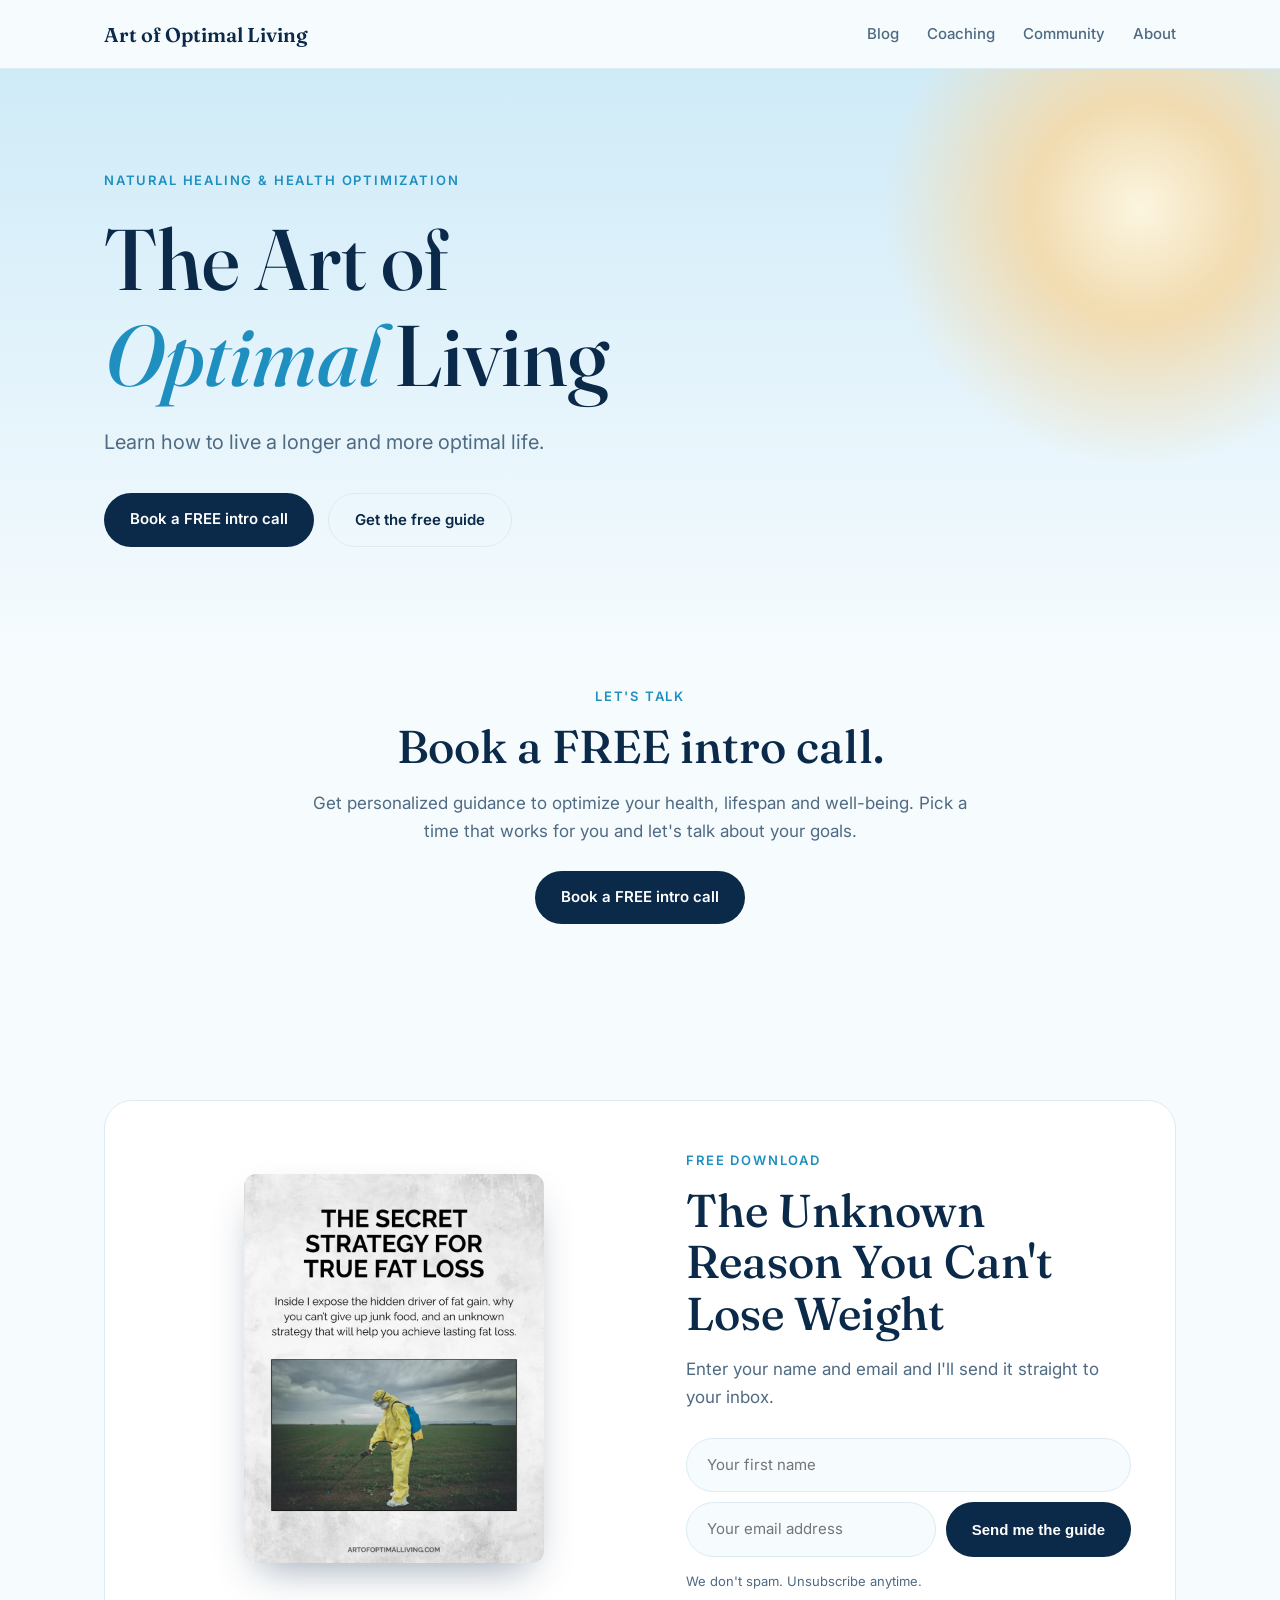
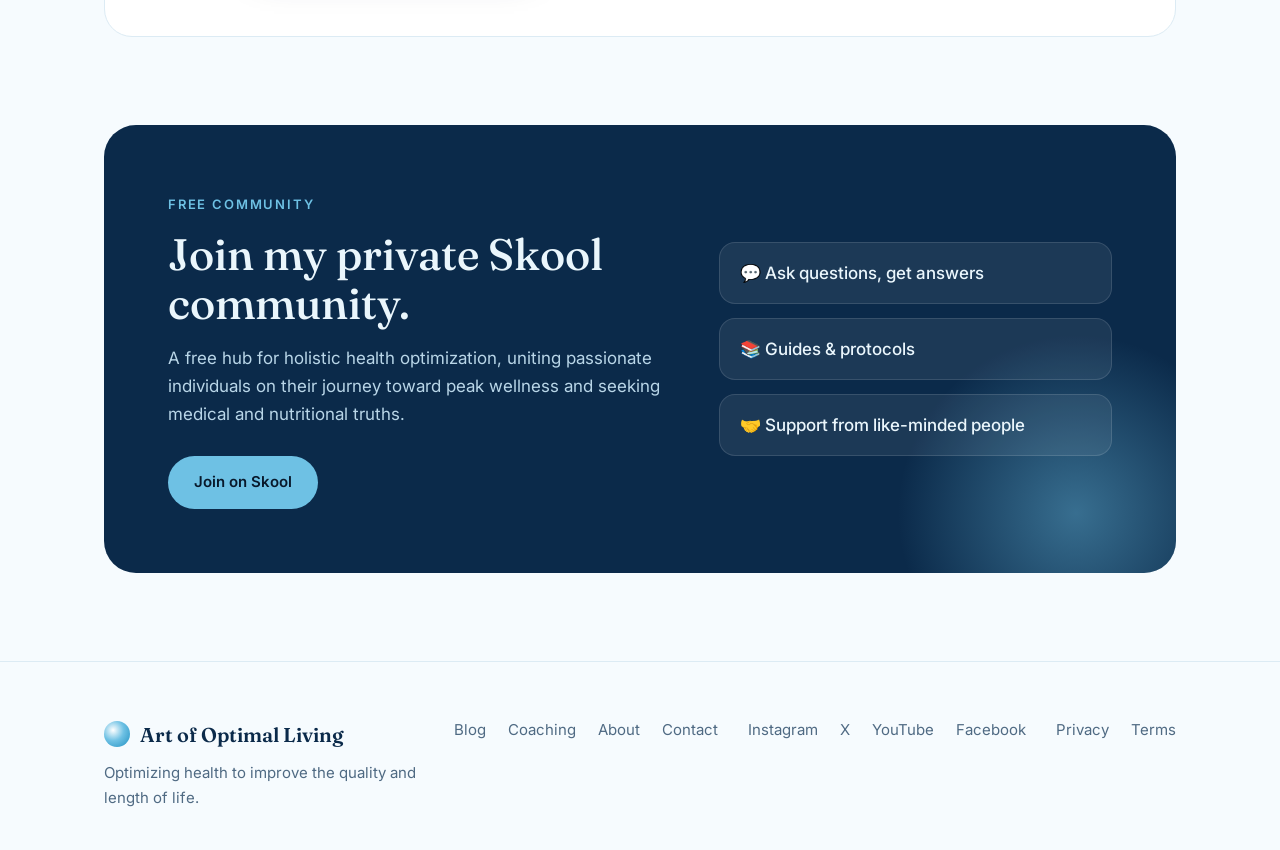
<file: index.html>
<!DOCTYPE html>
<html lang="en">
<head>
<meta charset="utf-8">
<meta name="viewport" content="width=device-width, initial-scale=1, viewport-fit=cover">
<title>The Art of Optimal Living</title>
<meta name="description" content="Learn how to live a longer and more optimal life.">
<meta name="theme-color" content="#F6FBFE" media="(prefers-color-scheme: light)">
<meta name="theme-color" content="#08192B" media="(prefers-color-scheme: dark)">
<link rel="canonical" href="https://artofoptimalliving.com/">
<link rel="icon" href="/favicon.svg" type="image/svg+xml">
<link rel="manifest" href="/site.webmanifest">
<meta property="og:type" content="website">
<meta property="og:site_name" content="The Art of Optimal Living">
<meta property="og:title" content="The Art of Optimal Living">
<meta property="og:description" content="Learn how to live a longer and more optimal life.">
<meta property="og:url" content="https://artofoptimalliving.com/">
<meta property="og:image" content="https://artofoptimalliving.com/images/social-card.webp">
<meta property="og:image:width" content="1200">
<meta property="og:image:height" content="630">
<meta property="og:image:alt" content="The Art of Optimal Living">
<meta name="twitter:card" content="summary_large_image">
<meta name="twitter:title" content="The Art of Optimal Living">
<meta name="twitter:description" content="Learn how to live a longer and more optimal life.">
<meta name="twitter:image" content="https://artofoptimalliving.com/images/social-card.webp">
<link rel="preconnect" href="https://fonts.googleapis.com">
<link rel="preconnect" href="https://fonts.gstatic.com" crossorigin>
<link href="https://fonts.googleapis.com/css2?family=Fraunces:opsz,wght@9..144,500;9..144,600&amp;family=Inter:wght@400;500;600&amp;display=swap" rel="stylesheet">
<script type="application/ld+json">
{
  "@context": "https://schema.org",
  "@type": "WebSite",
  "name": "The Art of Optimal Living",
  "url": "https://artofoptimalliving.com/",
  "description": "Learn how to live a longer and more optimal life."
}
</script>
<style>
:root{
  --bg:#F6FBFE; --surface:#FFFFFF; --ink:#0B2A4A; --muted:#4F6A83; --line:#DCEBF4;
  --sky:#6EC1E4; --sky-deep:#1F8FC0; --navy:#0B2A4A; --sand:#F4D9A8; --on-navy:#EAF6FC;
  --btn-bg:#0B2A4A; --btn-ink:#FFFFFF;
  box-sizing:border-box; padding-top:env(safe-area-inset-top,0px); padding-bottom:env(safe-area-inset-bottom,0px);
}
@media (prefers-color-scheme:dark){
  :root:not([data-theme="light"]){
    --bg:#08192B; --surface:#0F2540; --ink:#EAF6FC; --muted:#9DB8CC; --line:#1B3857;
    --sky-deep:#6EC1E4; --navy:#0F2540; --btn-bg:#6EC1E4; --btn-ink:#08192B;
  }
}
:root[data-theme="dark"]{
  --bg:#08192B; --surface:#0F2540; --ink:#EAF6FC; --muted:#9DB8CC; --line:#1B3857;
  --sky-deep:#6EC1E4; --navy:#0F2540; --btn-bg:#6EC1E4; --btn-ink:#08192B;
}
html{scroll-behavior:smooth;scroll-padding-top:env(safe-area-inset-top,0px)}
*{box-sizing:border-box}
body{margin:0;background:var(--bg);color:var(--ink);font:400 17px/1.65 Inter,system-ui,sans-serif}
h1,h2,h3{font-family:Fraunces,Georgia,serif;font-weight:500;line-height:1.12;margin:0}
a{color:inherit;text-decoration:none}
.skip-link{position:fixed;left:16px;top:16px;z-index:100;background:var(--btn-bg);color:var(--btn-ink);padding:10px 16px;border-radius:8px;transform:translateY(-200%)}
.skip-link:focus{transform:translateY(0)}
:focus-visible{outline:3px solid var(--sky-deep);outline-offset:3px}
.wrap{max-width:1120px;margin:0 auto;padding:0 24px}
.eyebrow{font-size:13px;font-weight:600;letter-spacing:.14em;text-transform:uppercase;color:var(--sky-deep)}
.btn{display:inline-block;background:var(--btn-bg);color:var(--btn-ink);padding:14px 26px;border-radius:999px;font-weight:600;font-size:15px;transition:transform .2s}
.btn:hover{transform:translateY(-2px)}
.btn.ghost{background:transparent;color:var(--ink);border:1.5px solid var(--line)}
nav{position:sticky;top:env(safe-area-inset-top,0px);z-index:10;background:color-mix(in srgb,var(--bg) 88%,transparent);backdrop-filter:blur(12px);border-bottom:1px solid var(--line)}
nav .wrap{display:flex;align-items:center;justify-content:space-between;height:68px}
.logo{font-family:Fraunces,serif;font-size:20px;font-weight:600;display:flex;align-items:center;gap:10px}
.logo i{width:26px;height:26px;border-radius:50%;background:radial-gradient(circle at 35% 35%,#fff,var(--sky) 45%,var(--sky-deep))}
.links{display:flex;gap:28px;font-size:15px;font-weight:500;color:var(--muted);align-items:center}
.links a:hover{color:var(--ink)}
.links .btn{padding:10px 20px;color:var(--btn-ink)}
.menu-toggle{display:none;border:1px solid var(--line);border-radius:999px;background:var(--surface);color:var(--ink);padding:9px 15px;font:600 14px Inter,system-ui,sans-serif;cursor:pointer}
@media(max-width:820px){
  nav .wrap{position:relative}
  .menu-toggle{display:inline-flex;align-items:center;gap:8px}
  .links{display:none;position:absolute;left:24px;right:24px;top:60px;flex-direction:column;align-items:stretch;gap:4px;padding:12px;background:var(--surface);border:1px solid var(--line);border-radius:18px;box-shadow:0 18px 40px -22px rgba(11,42,74,.45)}
  .links.open{display:flex}
  .links a{padding:10px 12px;border-radius:10px}
  .links a:hover{background:var(--bg)}
}
.hero{position:relative;overflow:hidden;padding:96px 0 110px;background:linear-gradient(180deg,#CFEBF8 0%,var(--bg) 100%)}
@media (prefers-color-scheme:dark){:root:not([data-theme="light"]) .hero{background:linear-gradient(180deg,#123556 0%,var(--bg) 100%)}}
:root[data-theme="dark"] .hero{background:linear-gradient(180deg,#123556 0%,var(--bg) 100%)}
.sun{position:absolute;right:-120px;top:-120px;width:520px;height:520px;border-radius:50%;background:radial-gradient(circle,#FFF6DD 0%,var(--sand) 30%,rgba(110,193,228,.0) 70%);opacity:.9}
.hero .wrap{position:relative}
.hero h1{font-size:clamp(44px,7vw,86px);max-width:12ch;margin:18px 0 22px}
.hero h1 em{font-style:italic;color:var(--sky-deep)}
.hero p{max-width:520px;color:var(--muted);font-size:20px;margin:0 0 34px}
.cta{display:flex;gap:14px;flex-wrap:wrap}
section{padding:88px 0}
.band{background:var(--navy);color:var(--on-navy);border-radius:32px;padding:64px;display:grid;grid-template-columns:1.3fr 1fr;gap:40px;align-items:center;position:relative;overflow:hidden}
.band::after{content:"";position:absolute;right:-80px;bottom:-120px;width:360px;height:360px;border-radius:50%;background:radial-gradient(circle,rgba(110,193,228,.45),transparent 70%)}
.band h2{font-size:clamp(30px,4vw,44px);margin:12px 0 16px}
.band p{color:#B9D6E8;margin:0 0 28px}
.band .eyebrow{color:var(--sky)}
.band .btn{background:var(--sky);color:#08192B}
.band ul{list-style:none;margin:0;padding:0;position:relative;z-index:1;display:grid;gap:14px}
.band li{background:rgba(255,255,255,.07);border:1px solid rgba(255,255,255,.12);padding:16px 20px;border-radius:16px;font-weight:500}
@media(max-width:800px){.band{grid-template-columns:1fr;padding:36px 26px}}
footer{padding:56px 0 40px;border-top:1px solid var(--line);color:var(--muted);font-size:15px}
footer .wrap{display:flex;justify-content:space-between;gap:30px;flex-wrap:wrap}
.fl{display:flex;gap:22px;flex-wrap:wrap}
.fl a:hover{color:var(--ink)}
.two{display:grid;grid-template-columns:1.1fr 1fr;gap:48px;align-items:center}
@media(max-width:820px){.two{grid-template-columns:1fr}}
.two h2{font-size:clamp(30px,4.2vw,46px);margin:12px 0 16px}
.two p{color:var(--muted);margin:0 0 26px}
.panel{background:var(--surface);border:1px solid var(--line);border-radius:28px;padding:44px}
.guide-img{display:block;width:min(300px,100%);height:auto;margin:0 auto;border-radius:12px;box-shadow:0 18px 40px -16px rgba(11,42,74,.45)}
.lead form{display:flex;gap:10px;flex-wrap:wrap}
.lead input{flex:1;min-width:220px;padding:14px 20px;border-radius:999px;border:1.5px solid var(--line);background:var(--bg);color:var(--ink);font:inherit;font-size:15px}
.lead input:focus{outline:2px solid var(--sky);border-color:transparent}
.lead small{display:block;margin-top:14px;color:var(--muted);font-size:13px}
@media(prefers-reduced-motion:reduce){
  html{scroll-behavior:auto}
  *,*::before,*::after{scroll-behavior:auto!important;transition:none!important;animation:none!important}
}
</style>
</head>
<body>
<a class="skip-link" href="#main-content">Skip to main content</a>
<nav><div class="wrap">
  <a class="logo" href="#">Art of Optimal Living</a>
  <button class="menu-toggle" type="button" aria-expanded="false" aria-controls="primary-links">Menu</button>
  <div class="links" id="primary-links">
    <a href="https://austinhiggs.substack.com/">Blog</a><a href="https://calendly.com/artofoptimalliving">Coaching</a><a href="https://www.skool.com/the-art-of-optimal-living-6519/about">Community</a><a href="/about/">About</a>
  </div>
</div></nav>

<main id="main-content">
<header class="hero">
  <div class="sun"></div>
  <div class="wrap">
    <span class="eyebrow">Natural Healing &amp; Health Optimization</span>
    <h1>The Art of <em>Optimal</em> Living</h1>
    <p>Learn how to live a longer and more optimal life.</p>
    <div class="cta">
      <a class="btn" href="https://calendly.com/artofoptimalliving">Book a FREE intro call</a>
      <a class="btn ghost" href="#guide">Get the free guide</a>
    </div>
  </div>
</header>

<section id="coaching" style="padding-top:24px"><div class="wrap" style="text-align:center;max-width:720px">
    <span class="eyebrow">Let's talk</span>
    <h2 style="font-size:clamp(30px,4.2vw,46px);margin:12px 0 16px">Book a FREE intro call.</h2>
    <p style="color:var(--muted);margin:0 0 26px">Get personalized guidance to optimize your health, lifespan and well-being. Pick a time that works for you and let's talk about your goals.</p>
    <a class="btn" href="https://calendly.com/artofoptimalliving">Book a FREE intro call</a>
</div></section>

<section id="guide" class="lead"><div class="wrap">
  <div class="panel two">
    <img class="guide-img" src="images/free-guide.webp" width="900" height="1166" loading="lazy" decoding="async" alt="Free guide: The Unknown Reason You Can't Lose Weight">
    <div>
      <span class="eyebrow">Free download</span>
      <h2>The Unknown Reason You Can't Lose Weight</h2>
      <p>Enter your name and email and I'll send it straight to your inbox.</p>
      <form action="https://artofoptimalliving.us8.list-manage.com/subscribe/post?u=21ffd081f85f60302028f91b3&amp;id=51bb54468e" method="post" target="_blank" id="mc-embedded-subscribe-form" name="mc-embedded-subscribe-form">
        <input type="text" name="FNAME" required placeholder="Your first name" aria-label="First name" autocomplete="given-name">
        <input type="email" name="EMAIL" required placeholder="Your email address" aria-label="Email" autocomplete="email">
        <div style="position:absolute;left:-5000px" aria-hidden="true"><input type="text" name="b_21ffd081f85f60302028f91b3_51bb54468e" tabindex="-1" value=""></div>
        <button class="btn" type="submit" style="border:0;cursor:pointer">Send me the guide</button>
      </form>
      <small>We don't spam. Unsubscribe anytime.</small>
    </div>
  </div>
</div></section>

<section style="padding-top:0"><div class="wrap">
  <div class="band">
    <div style="position:relative;z-index:1">
      <span class="eyebrow">Free community</span>
      <h2>Join my private Skool community.</h2>
      <p>A free hub for holistic health optimization, uniting passionate individuals on their journey toward peak wellness and seeking medical and nutritional truths.</p>
      <a class="btn" href="https://www.skool.com/the-art-of-optimal-living-6519/about">Join on Skool</a>
    </div>
    <ul><li>💬 Ask questions, get answers</li><li>📚 Guides &amp; protocols</li><li>🤝 Support from like-minded people</li></ul>
  </div>
</div></section>
</main>

<footer><div class="wrap">
  <div><div class="logo" style="color:var(--ink)"><i></i>Art of Optimal Living</div><p style="margin:10px 0 0;max-width:320px">Optimizing health to improve the quality and length of life.</p></div>
  <div class="fl">
    <a href="https://artofoptimalliving.com/recent-post/">Blog</a><a href="https://artofoptimalliving.com/coaching-overview/">Coaching</a><a href="/about/">About</a><a href="/contact/">Contact</a>
  </div>
  <div class="fl">
    <a href="https://www.instagram.com/artofoptimalliving/">Instagram</a><a href="https://x.com/artofoptimal">X</a><a href="https://youtube.com/@theartofoptimalliving">YouTube</a><a href="https://www.facebook.com/artofoptimalliving">Facebook</a>
  </div>
  <div class="fl">
    <a href="privacy.html">Privacy</a><a href="terms.html">Terms</a>
  </div>
</div></footer>
<script>
const menuButton = document.querySelector('.menu-toggle');
const primaryLinks = document.querySelector('#primary-links');

function closeMenu() {
  primaryLinks.classList.remove('open');
  menuButton.setAttribute('aria-expanded', 'false');
}

menuButton.addEventListener('click', () => {
  const isOpen = primaryLinks.classList.toggle('open');
  menuButton.setAttribute('aria-expanded', String(isOpen));
});

primaryLinks.addEventListener('click', event => {
  if (event.target.closest('a')) closeMenu();
});

document.addEventListener('keydown', event => {
  if (event.key === 'Escape') {
    closeMenu();
    menuButton.focus();
  }
});

window.addEventListener('resize', () => {
  if (window.innerWidth > 820) closeMenu();
});
</script>
</body>
</html>
</file>
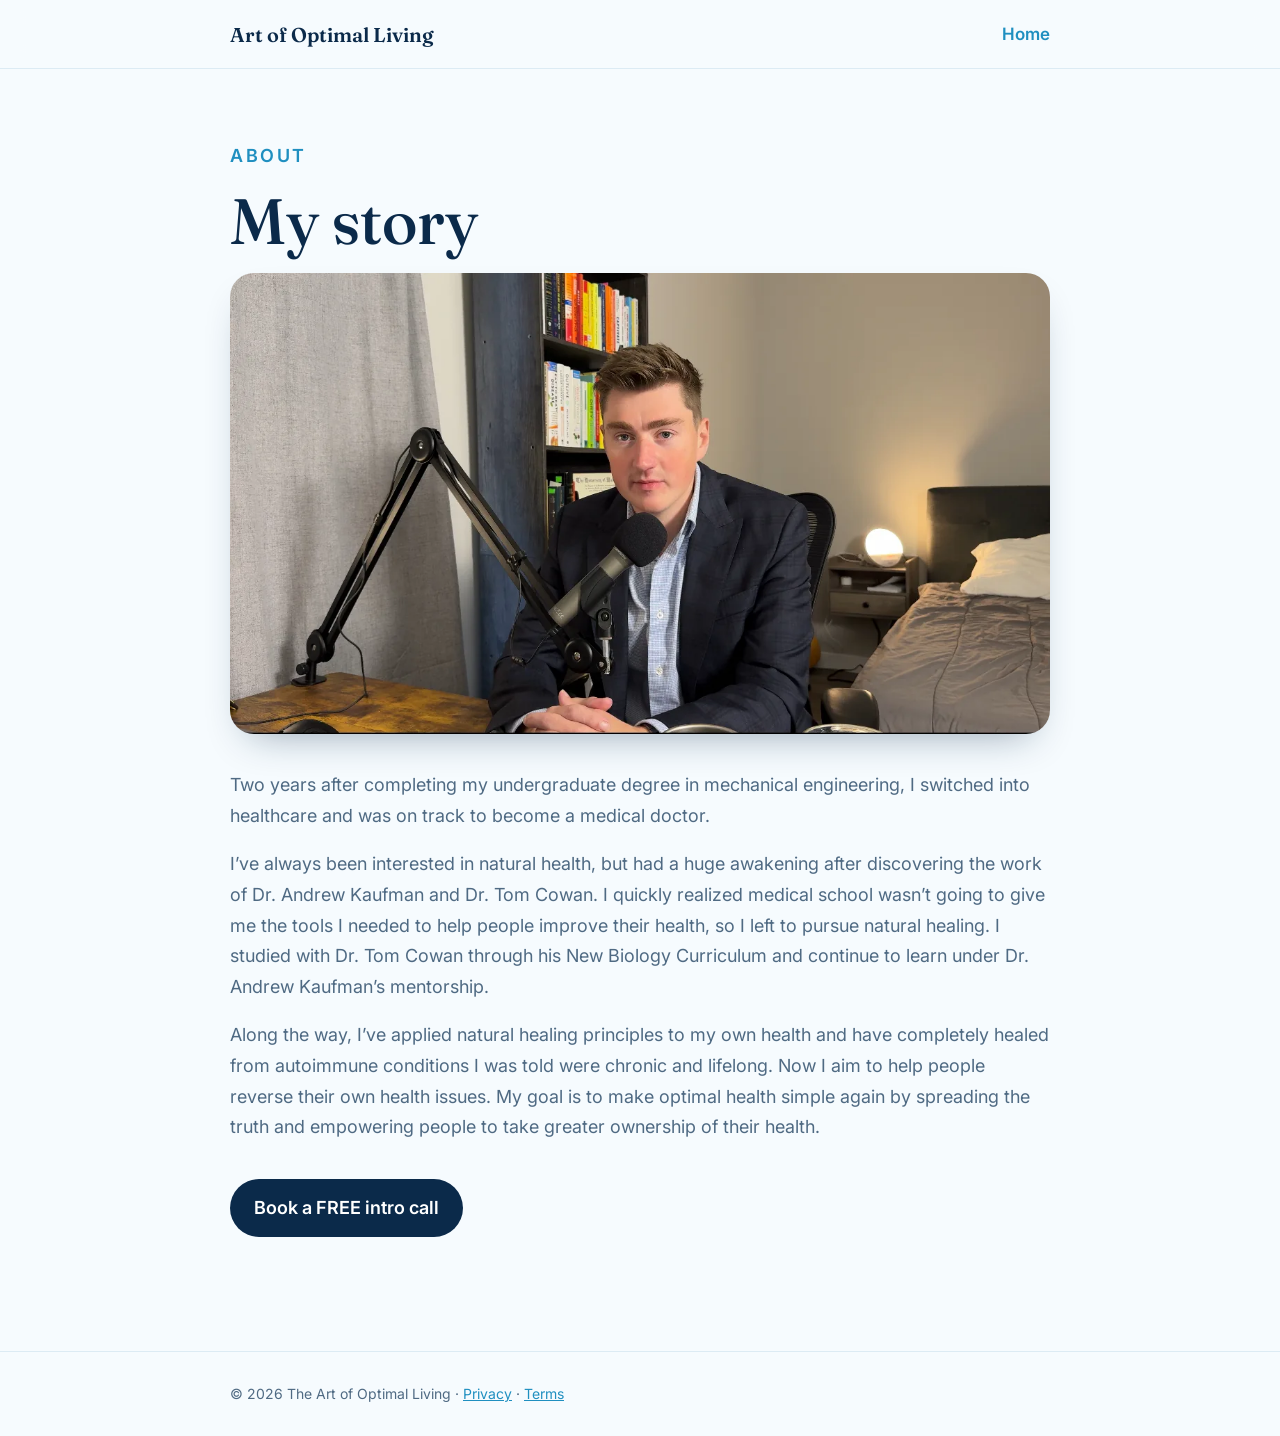
<file: about/index.html>
<!DOCTYPE html>
<html lang="en">
<head>
<meta charset="utf-8">
<meta name="viewport" content="width=device-width, initial-scale=1, viewport-fit=cover">
<title>About | The Art of Optimal Living</title>
<meta name="description" content="Meet Austin Higgs, founder of The Art of Optimal Living — from mechanical engineering and medical school to natural healing.">
<meta name="theme-color" content="#F6FBFE" media="(prefers-color-scheme: light)">
<meta name="theme-color" content="#08192B" media="(prefers-color-scheme: dark)">
<link rel="canonical" href="https://artofoptimalliving.com/about/">
<link rel="icon" href="/favicon.svg" type="image/svg+xml">
<meta property="og:type" content="profile">
<meta property="og:site_name" content="The Art of Optimal Living">
<meta property="og:title" content="About | The Art of Optimal Living">
<meta property="og:description" content="Meet Austin Higgs, founder of The Art of Optimal Living.">
<meta property="og:url" content="https://artofoptimalliving.com/about/">
<meta property="og:image" content="https://artofoptimalliving.com/images/social-card.webp">
<meta name="twitter:card" content="summary_large_image">
<link rel="preconnect" href="https://fonts.googleapis.com">
<link rel="preconnect" href="https://fonts.gstatic.com" crossorigin>
<link href="https://fonts.googleapis.com/css2?family=Fraunces:opsz,wght@9..144,500;9..144,600&amp;family=Inter:wght@400;500;600&amp;display=swap" rel="stylesheet">
<link rel="stylesheet" href="/legal.css">
<style>
.about p{font-size:18px}
.about-cta{margin-top:36px}
.portrait{display:block;width:100%;height:auto;margin:8px 0 36px;border-radius:24px;box-shadow:0 18px 40px -20px rgba(11,42,74,.45)}
</style>
</head>
<body>
<a class="skip-link" href="#main-content">Skip to main content</a>
<header class="site-header"><div class="wrap">
  <a class="brand" href="/">Art of Optimal Living</a>
  <a class="home-link" href="/">Home</a>
</div></header>
<main id="main-content" class="about"><div class="wrap">
  <p class="eyebrow">About</p>
  <h1>My story</h1>
  <img class="portrait" src="/images/austin-higgs.webp" width="1179" height="663" decoding="async" alt="Austin Higgs, founder of The Art of Optimal Living">

  <p>Two years after completing my undergraduate degree in mechanical engineering, I switched into healthcare and was on track to become a medical doctor.</p>

  <p>I’ve always been interested in natural health, but had a huge awakening after discovering the work of Dr. Andrew Kaufman and Dr. Tom Cowan. I quickly realized medical school wasn’t going to give me the tools I needed to help people improve their health, so I left to pursue natural healing. I studied with Dr. Tom Cowan through his New Biology Curriculum and continue to learn under Dr. Andrew Kaufman’s mentorship.</p>

  <p>Along the way, I’ve applied natural healing principles to my own health and have completely healed from autoimmune conditions I was told were chronic and lifelong. Now I aim to help people reverse their own health issues. My goal is to make optimal health simple again by spreading the truth and empowering people to take greater ownership of their health.</p>


  <p class="about-cta"><a class="download-button" href="https://calendly.com/artofoptimalliving">Book a FREE intro call</a></p>
</div></main>
<footer><div class="wrap">&copy; 2026 The Art of Optimal Living · <a href="/privacy.html">Privacy</a> · <a href="/terms.html">Terms</a></div></footer>
</body>
</html>
</file>
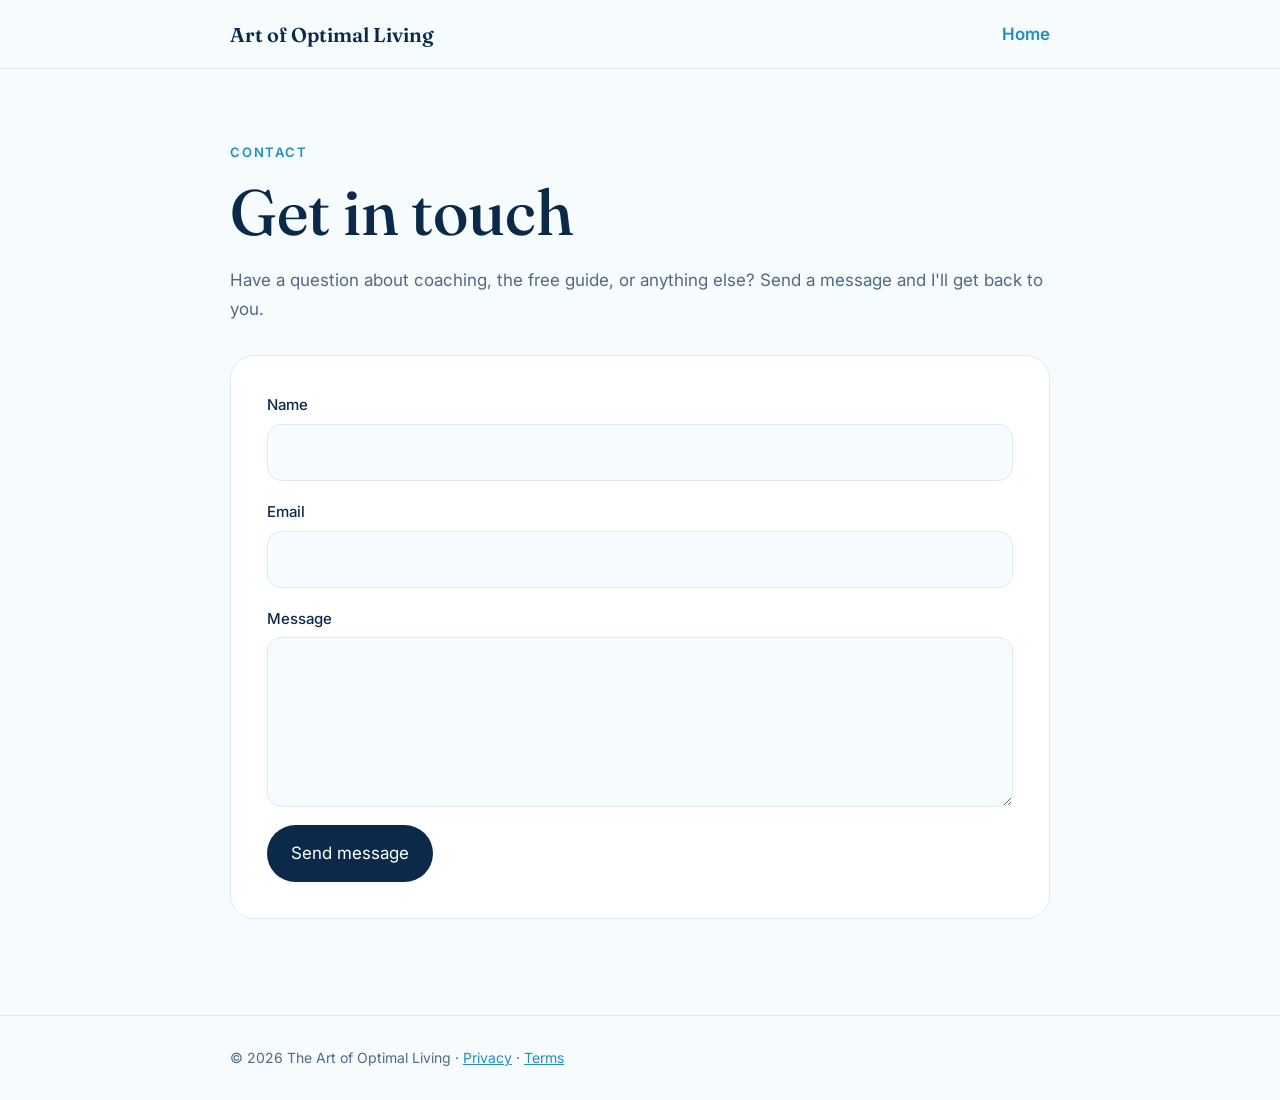
<file: contact/index.html>
<!DOCTYPE html>
<html lang="en">
<head>
<meta charset="utf-8">
<meta name="viewport" content="width=device-width, initial-scale=1, viewport-fit=cover">
<title>Contact | The Art of Optimal Living</title>
<meta name="description" content="Get in touch with Austin Higgs at The Art of Optimal Living.">
<meta name="theme-color" content="#F6FBFE" media="(prefers-color-scheme: light)">
<meta name="theme-color" content="#08192B" media="(prefers-color-scheme: dark)">
<link rel="canonical" href="https://artofoptimalliving.com/contact/">
<link rel="icon" href="/favicon.svg" type="image/svg+xml">
<link rel="preconnect" href="https://fonts.googleapis.com">
<link rel="preconnect" href="https://fonts.gstatic.com" crossorigin>
<link href="https://fonts.googleapis.com/css2?family=Fraunces:opsz,wght@9..144,500;9..144,600&amp;family=Inter:wght@400;500;600&amp;display=swap" rel="stylesheet">
<link rel="stylesheet" href="/legal.css">
<style>
.contact-form{margin-top:32px;padding:36px;border:1px solid var(--line);border-radius:24px;background:var(--surface);display:grid;gap:18px}
.contact-form label{display:grid;gap:6px;color:var(--ink);font-size:15px;font-weight:500}
.contact-form input,.contact-form textarea{width:100%;padding:14px 18px;border:1.5px solid var(--line);border-radius:14px;background:var(--bg);color:var(--ink);font:inherit;font-size:16px}
.contact-form textarea{min-height:170px;resize:vertical}
.contact-form input:focus,.contact-form textarea:focus{outline:2px solid var(--sky);border-color:transparent}
.contact-form button{justify-self:start;border:0;cursor:pointer;font:inherit}
.sent{margin-top:32px;padding:28px 32px;border:1px solid var(--line);border-radius:24px;background:var(--surface)}
.sent h2{margin:0 0 8px}
.sent p{margin:0}
.hp{position:absolute;left:-5000px}
@media(max-width:600px){.contact-form{padding:24px}}
</style>
</head>
<body>
<a class="skip-link" href="#main-content">Skip to main content</a>
<header class="site-header"><div class="wrap">
  <a class="brand" href="/">Art of Optimal Living</a>
  <a class="home-link" href="/">Home</a>
</div></header>
<main id="main-content"><div class="wrap">
  <p class="eyebrow">Contact</p>
  <h1>Get in touch</h1>
  <p>Have a question about coaching, the free guide, or anything else? Send a message and I'll get back to you.</p>

  <div class="sent" id="sent" hidden>
    <h2>Thanks, your message was sent.</h2>
    <p>I'll reply to the email address you provided as soon as I can.</p>
  </div>

  <form class="contact-form" id="contact-form" action="https://api.web3forms.com/submit" method="post">
    <label>Name
      <input type="text" name="name" required autocomplete="name">
    </label>
    <label>Email
      <input type="email" name="email" required autocomplete="email">
    </label>
    <label>Message
      <textarea name="message" required></textarea>
    </label>
    <input type="hidden" name="access_key" value="09ee4ac6-808e-480b-92b8-92b384a2f46f">
    <input type="hidden" name="subject" value="New message from artofoptimalliving.com">
    <input type="hidden" name="from_name" value="Art of Optimal Living website">
    <input type="hidden" name="redirect" value="https://artofoptimalliving.com/contact/?sent=1">
    <input class="hp" type="checkbox" name="botcheck" tabindex="-1" autocomplete="off" aria-hidden="true">
    <button class="download-button" type="submit">Send message</button>
  </form>
</div></main>
<footer><div class="wrap">&copy; 2026 The Art of Optimal Living · <a href="/privacy.html">Privacy</a> · <a href="/terms.html">Terms</a></div></footer>
<script>
if (new URLSearchParams(location.search).has('sent')) {
  document.getElementById('sent').hidden = false;
  document.getElementById('contact-form').hidden = true;
}
</script>
</body>
</html>
</file>
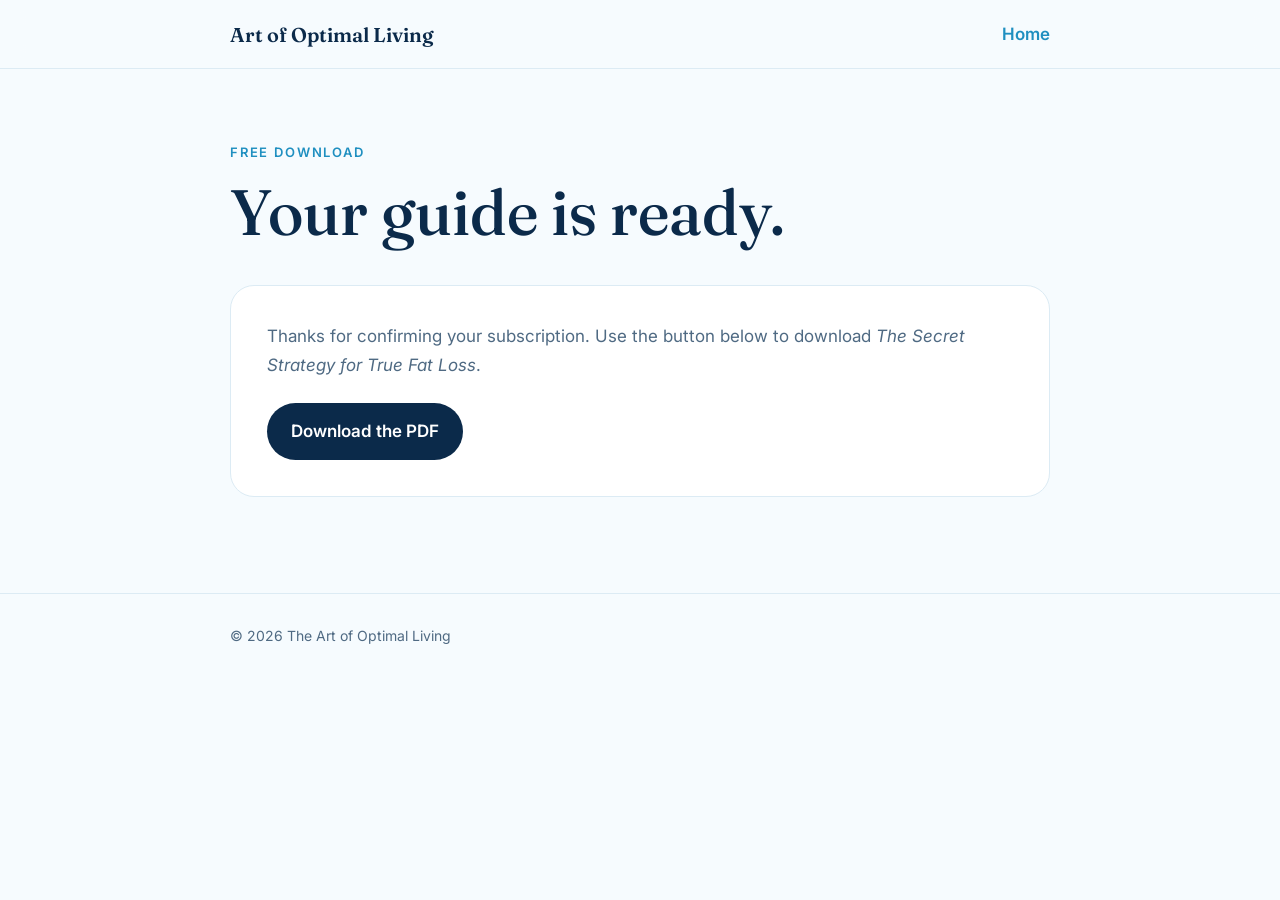
<file: guide-download/index.html>
<!doctype html>
<html lang="en">
<head>
<meta charset="utf-8">
<meta name="viewport" content="width=device-width, initial-scale=1, viewport-fit=cover">
<meta name="robots" content="noindex, nofollow, noarchive">
<title>Your Free Weight Loss Guide | The Art of Optimal Living</title>
<meta name="description" content="Download The Secret Strategy for True Fat Loss.">
<meta name="theme-color" content="#F6FBFE" media="(prefers-color-scheme: light)">
<meta name="theme-color" content="#08192B" media="(prefers-color-scheme: dark)">
<link rel="icon" href="/favicon.svg" type="image/svg+xml">
<link rel="preconnect" href="https://fonts.googleapis.com">
<link rel="preconnect" href="https://fonts.gstatic.com" crossorigin>
<link href="https://fonts.googleapis.com/css2?family=Fraunces:opsz,wght@9..144,500;9..144,600&amp;family=Inter:wght@400;500;600&amp;display=swap" rel="stylesheet">
<link rel="stylesheet" href="/legal.css">
</head>
<body>
<a class="skip-link" href="#main-content">Skip to main content</a>
<header class="site-header"><div class="wrap">
  <a class="brand" href="/">Art of Optimal Living</a>
  <a class="home-link" href="/">Home</a>
</div></header>
<main id="main-content"><div class="wrap">
  <p class="eyebrow">Free download</p>
  <h1>Your guide is ready.</h1>
  <div class="download-card">
    <p>Thanks for confirming your subscription. Use the button below to download <em>The Secret Strategy for True Fat Loss</em>.</p>
    <a class="download-button" href="/downloads/secret-weight-loss-strategy.pdf" download>Download the PDF</a>
  </div>
</div></main>
<footer><div class="wrap">&copy; 2026 The Art of Optimal Living</div></footer>
</body>
</html>
</file>
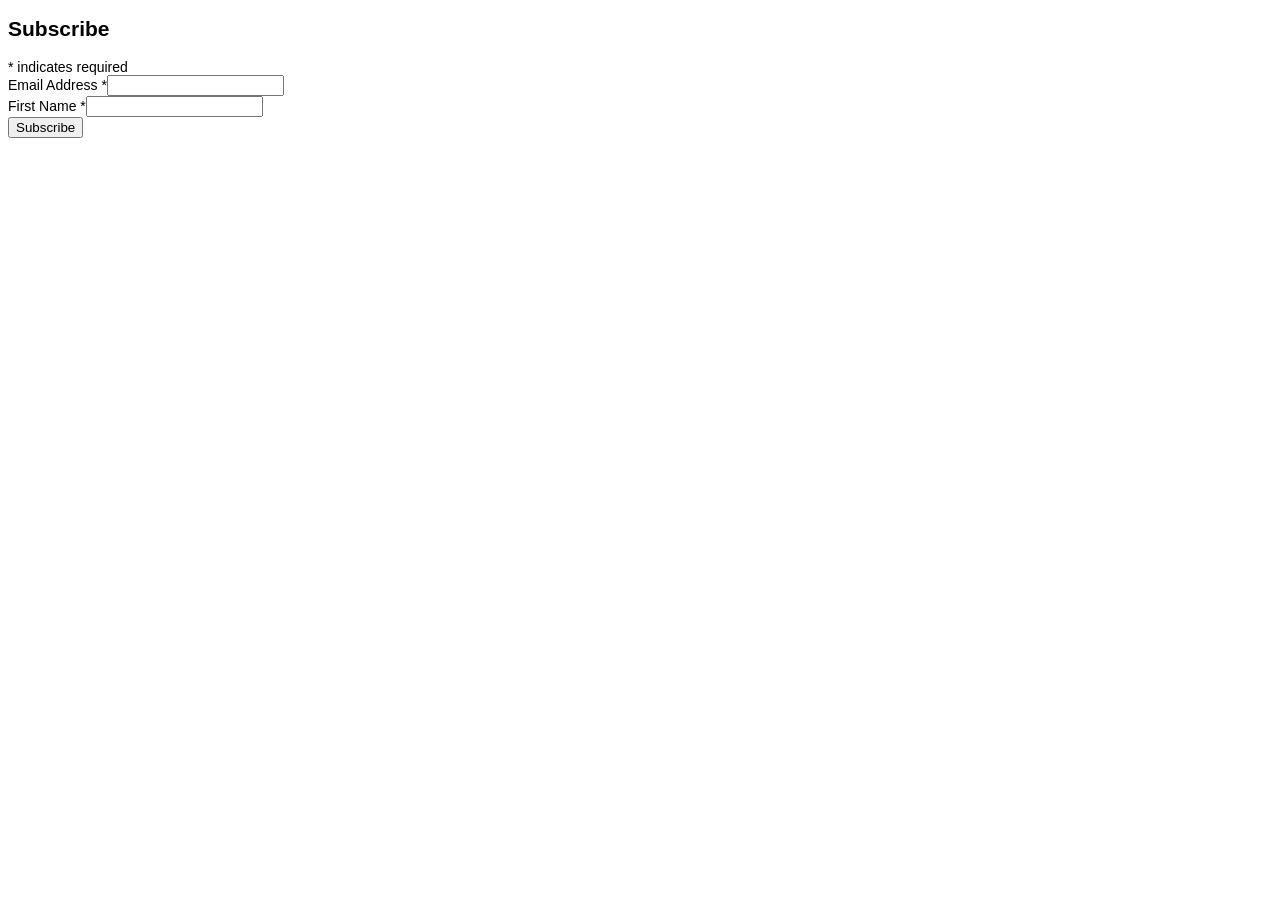
<file: embed-test.html>
<!DOCTYPE html>
<html lang="en"><head><meta charset="utf-8"><title>Mailchimp embed test</title></head>
<body>
<div id="mc_embed_shell">
<link href="//cdn-images.mailchimp.com/embedcode/classic-061523.css" rel="stylesheet" type="text/css">
<style type="text/css">#mc_embed_signup{background:#fff;clear:left;font:14px Helvetica,Arial,sans-serif;width:600px;}</style>
<div id="mc_embed_signup">
<form action="https://artofoptimalliving.us8.list-manage.com/subscribe/post?u=21ffd081f85f60302028f91b3&amp;id=51bb54468e&amp;f_id=00867fe1f0" method="post" id="mc-embedded-subscribe-form" name="mc-embedded-subscribe-form" class="validate" target="_blank">
<div id="mc_embed_signup_scroll"><h2>Subscribe</h2>
<div class="indicates-required"><span class="asterisk">*</span> indicates required</div>
<div class="mc-field-group"><label for="mce-EMAIL">Email Address <span class="asterisk">*</span></label><input type="email" name="EMAIL" class="required email" id="mce-EMAIL" required value=""></div>
<div class="mc-field-group"><label for="mce-FNAME">First Name <span class="asterisk">*</span></label><input type="text" name="FNAME" class="required text" id="mce-FNAME" value="" required></div>
<div id="mce-responses" class="clear foot">
<div class="response" id="mce-error-response" style="display:none;"></div>
<div class="response" id="mce-success-response" style="display:none;"></div>
</div>
<div aria-hidden="true" style="position:absolute;left:-5000px;"><input type="text" name="b_21ffd081f85f60302028f91b3_51bb54468e" tabindex="-1" value=""></div>
<div class="optionalParent"><div class="clear foot">
<input type="submit" name="subscribe" id="mc-embedded-subscribe" class="button" value="Subscribe">
</div></div>
</div>
</form>
</div>
<script type="text/javascript" src="//s3.amazonaws.com/downloads.mailchimp.com/js/mc-validate.js"></script>
<script type="text/javascript">(function($){window.fnames=new Array();window.ftypes=new Array();fnames[0]='EMAIL';ftypes[0]='email';fnames[1]='FNAME';ftypes[1]='text';}(jQuery));var $mcj=jQuery.noConflict(true);</script>
</div>
</body></html>
</file>
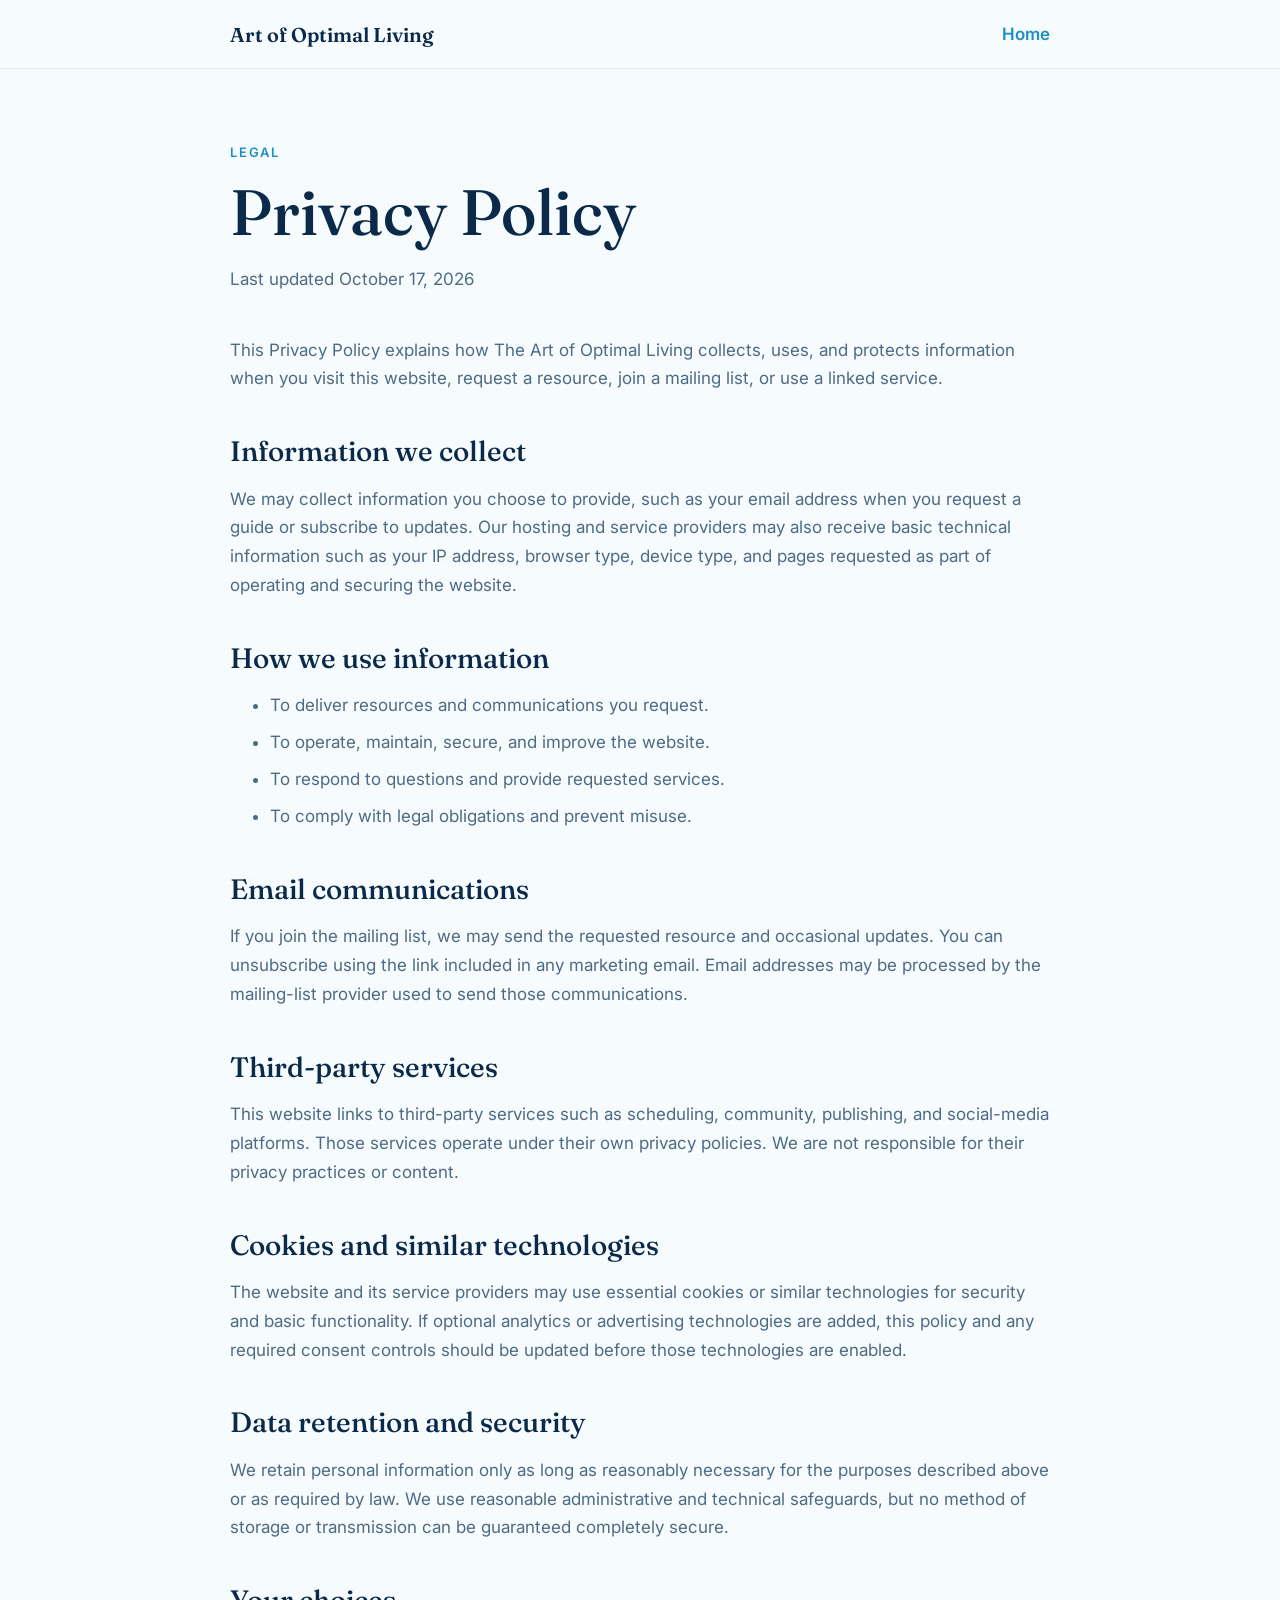
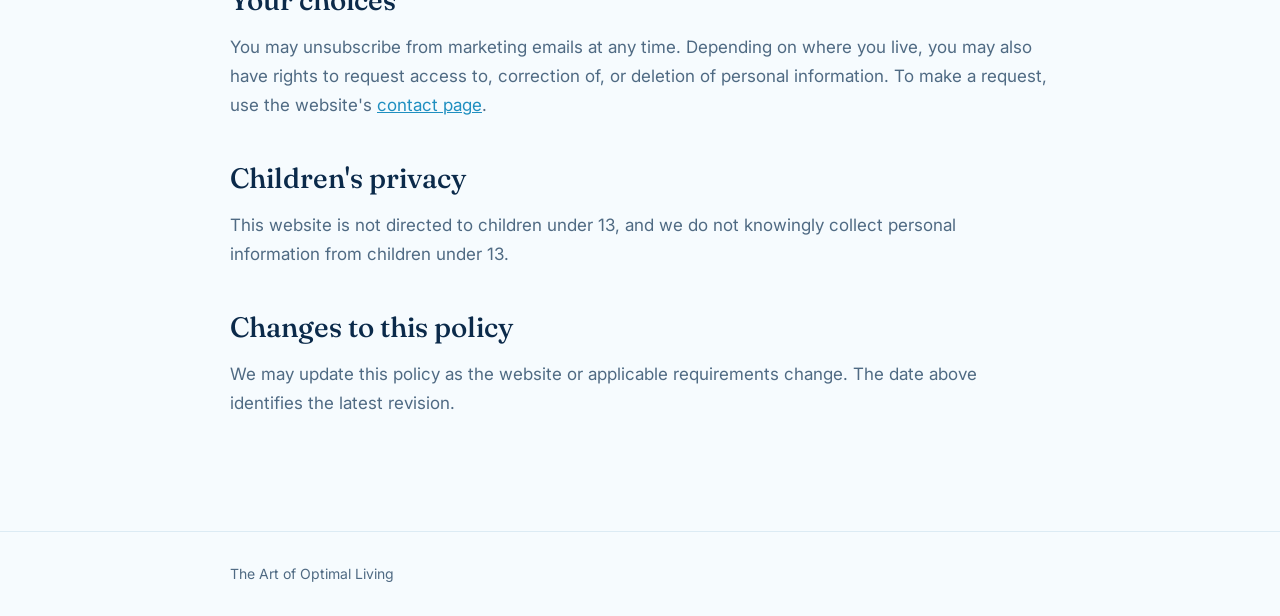
<file: privacy.html>
<!DOCTYPE html>
<html lang="en">
<head>
<meta charset="utf-8">
<meta name="viewport" content="width=device-width, initial-scale=1, viewport-fit=cover">
<title>Privacy Policy | The Art of Optimal Living</title>
<meta name="description" content="Privacy policy for The Art of Optimal Living.">
<meta name="robots" content="index,follow">
<link rel="canonical" href="https://artofoptimalliving.com/privacy.html">
<link rel="icon" href="/favicon.svg" type="image/svg+xml">
<link rel="preconnect" href="https://fonts.googleapis.com">
<link rel="preconnect" href="https://fonts.gstatic.com" crossorigin>
<link href="https://fonts.googleapis.com/css2?family=Fraunces:opsz,wght@9..144,500;9..144,600&amp;family=Inter:wght@400;500;600&amp;display=swap" rel="stylesheet">
<link rel="stylesheet" href="legal.css">
</head>
<body>
<a class="skip-link" href="#main-content">Skip to main content</a>
<header class="site-header"><div class="wrap">
  <a class="brand" href="/">Art of Optimal Living</a>
  <a class="home-link" href="/">Home</a>
</div></header>
<main id="main-content"><div class="wrap">
  <p class="eyebrow">Legal</p>
  <h1>Privacy Policy</h1>
  <p class="updated">Last updated October 17, 2026</p>

  <p>This Privacy Policy explains how The Art of Optimal Living collects, uses, and protects information when you visit this website, request a resource, join a mailing list, or use a linked service.</p>

  <h2>Information we collect</h2>
  <p>We may collect information you choose to provide, such as your email address when you request a guide or subscribe to updates. Our hosting and service providers may also receive basic technical information such as your IP address, browser type, device type, and pages requested as part of operating and securing the website.</p>

  <h2>How we use information</h2>
  <ul>
    <li>To deliver resources and communications you request.</li>
    <li>To operate, maintain, secure, and improve the website.</li>
    <li>To respond to questions and provide requested services.</li>
    <li>To comply with legal obligations and prevent misuse.</li>
  </ul>

  <h2>Email communications</h2>
  <p>If you join the mailing list, we may send the requested resource and occasional updates. You can unsubscribe using the link included in any marketing email. Email addresses may be processed by the mailing-list provider used to send those communications.</p>

  <h2>Third-party services</h2>
  <p>This website links to third-party services such as scheduling, community, publishing, and social-media platforms. Those services operate under their own privacy policies. We are not responsible for their privacy practices or content.</p>

  <h2>Cookies and similar technologies</h2>
  <p>The website and its service providers may use essential cookies or similar technologies for security and basic functionality. If optional analytics or advertising technologies are added, this policy and any required consent controls should be updated before those technologies are enabled.</p>

  <h2>Data retention and security</h2>
  <p>We retain personal information only as long as reasonably necessary for the purposes described above or as required by law. We use reasonable administrative and technical safeguards, but no method of storage or transmission can be guaranteed completely secure.</p>

  <h2>Your choices</h2>
  <p>You may unsubscribe from marketing emails at any time. Depending on where you live, you may also have rights to request access to, correction of, or deletion of personal information. To make a request, use the website's <a href="/contact/">contact page</a>.</p>

  <h2>Children's privacy</h2>
  <p>This website is not directed to children under 13, and we do not knowingly collect personal information from children under 13.</p>

  <h2>Changes to this policy</h2>
  <p>We may update this policy as the website or applicable requirements change. The date above identifies the latest revision.</p>
</div></main>
<footer><div class="wrap">The Art of Optimal Living</div></footer>
</body>
</html>
</file>
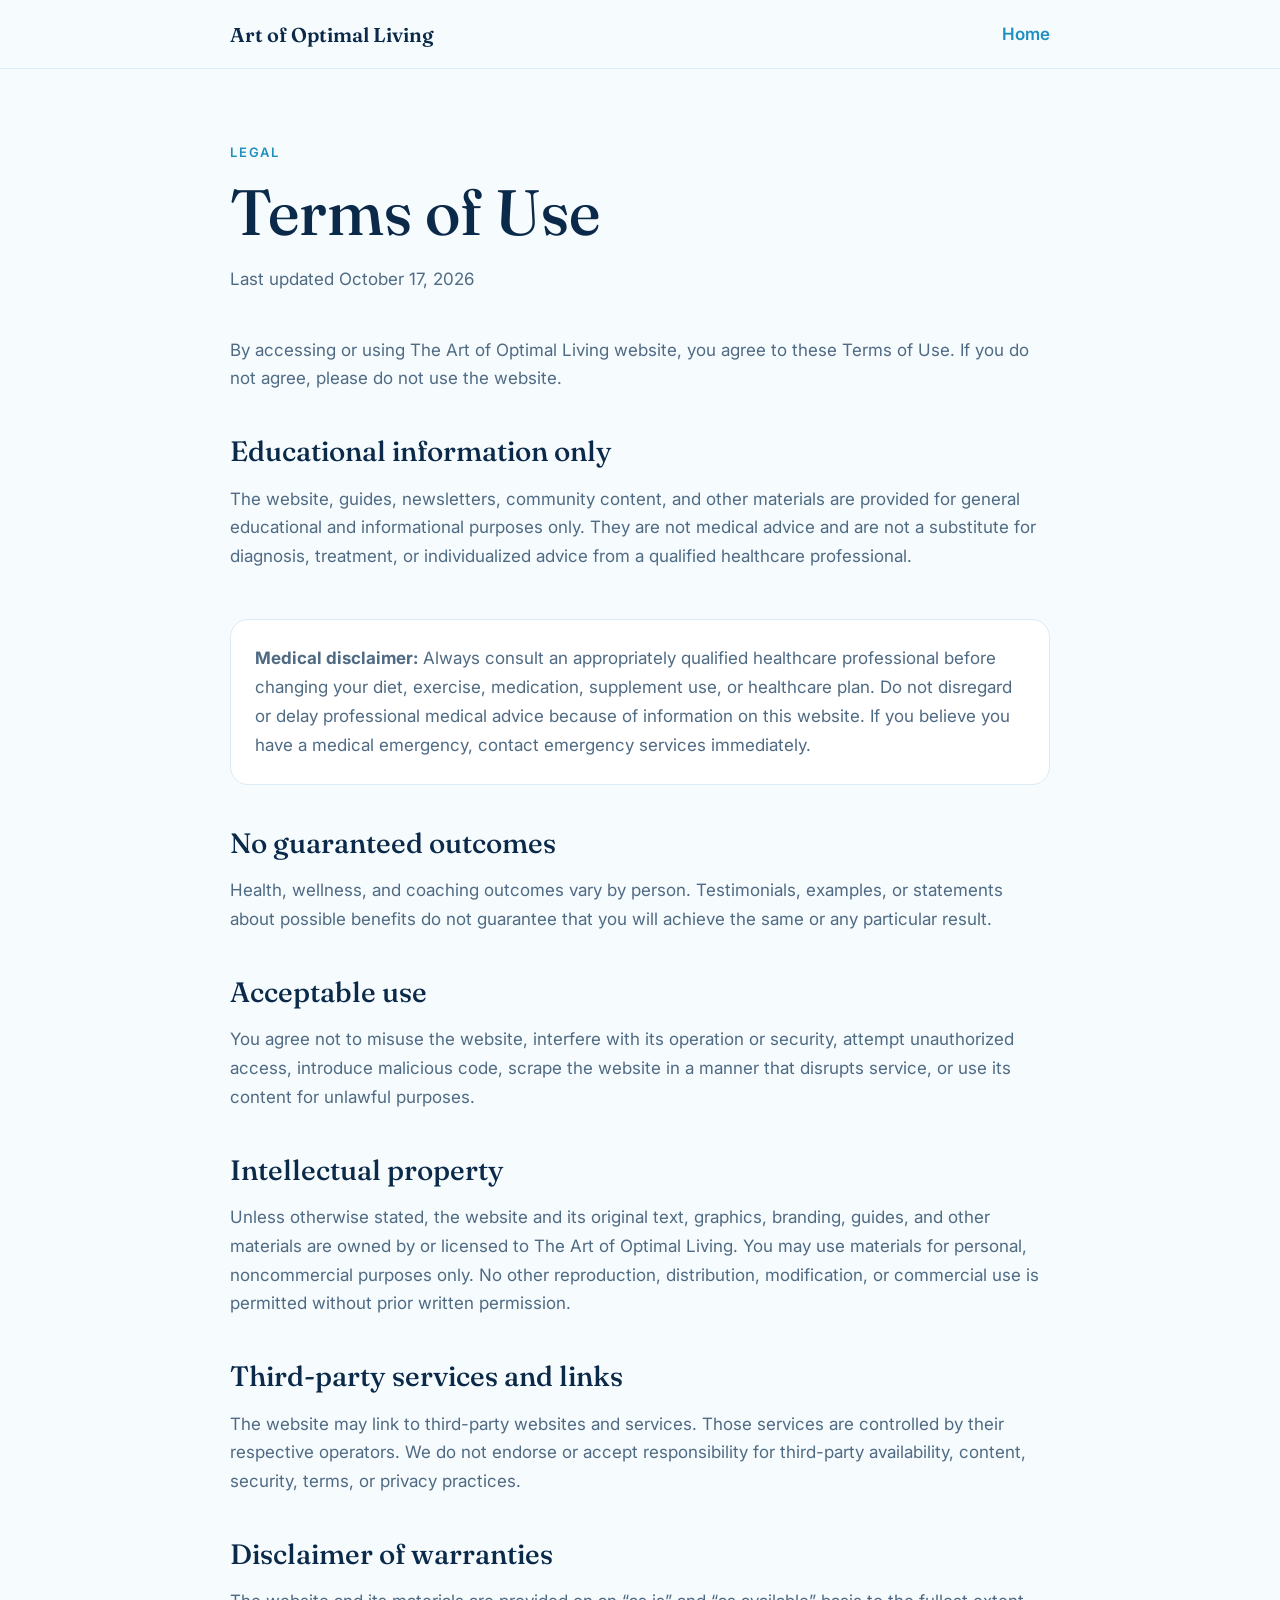
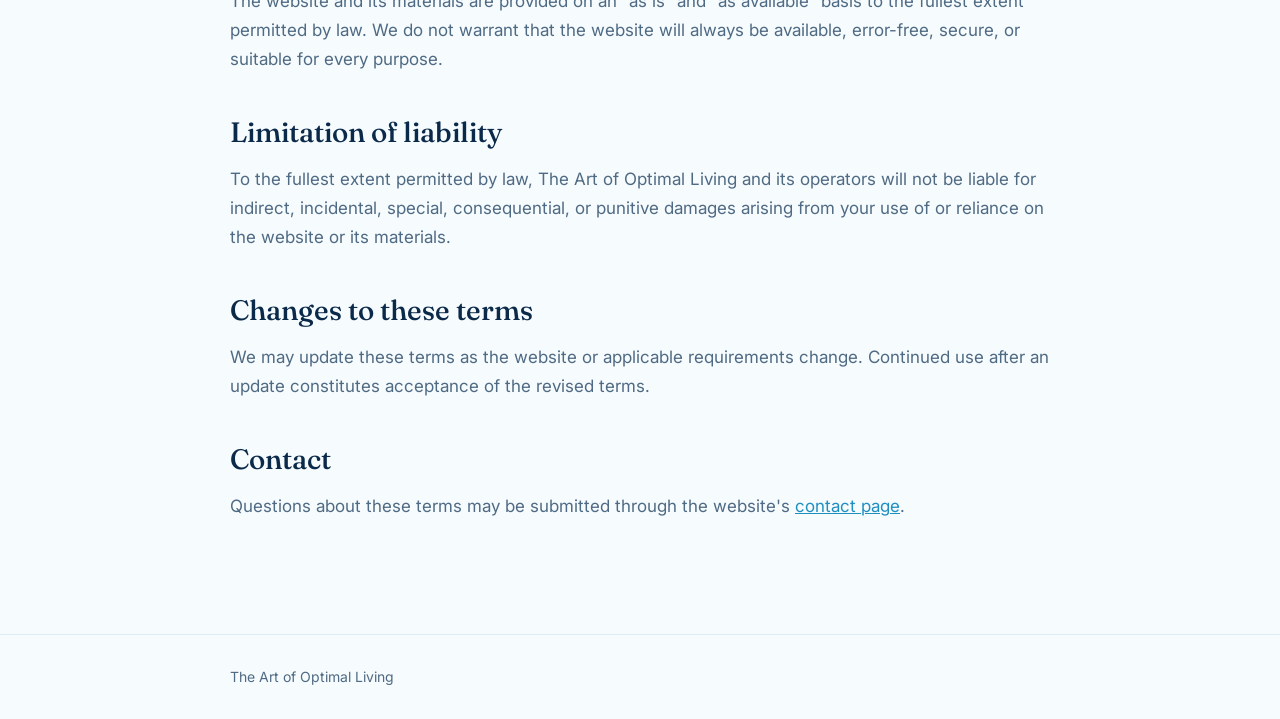
<file: terms.html>
<!DOCTYPE html>
<html lang="en">
<head>
<meta charset="utf-8">
<meta name="viewport" content="width=device-width, initial-scale=1, viewport-fit=cover">
<title>Terms of Use | The Art of Optimal Living</title>
<meta name="description" content="Terms of use for The Art of Optimal Living.">
<meta name="robots" content="index,follow">
<link rel="canonical" href="https://artofoptimalliving.com/terms.html">
<link rel="icon" href="/favicon.svg" type="image/svg+xml">
<link rel="preconnect" href="https://fonts.googleapis.com">
<link rel="preconnect" href="https://fonts.gstatic.com" crossorigin>
<link href="https://fonts.googleapis.com/css2?family=Fraunces:opsz,wght@9..144,500;9..144,600&amp;family=Inter:wght@400;500;600&amp;display=swap" rel="stylesheet">
<link rel="stylesheet" href="legal.css">
</head>
<body>
<a class="skip-link" href="#main-content">Skip to main content</a>
<header class="site-header"><div class="wrap">
  <a class="brand" href="/">Art of Optimal Living</a>
  <a class="home-link" href="/">Home</a>
</div></header>
<main id="main-content"><div class="wrap">
  <p class="eyebrow">Legal</p>
  <h1>Terms of Use</h1>
  <p class="updated">Last updated October 17, 2026</p>

  <p>By accessing or using The Art of Optimal Living website, you agree to these Terms of Use. If you do not agree, please do not use the website.</p>

  <h2>Educational information only</h2>
  <p>The website, guides, newsletters, community content, and other materials are provided for general educational and informational purposes only. They are not medical advice and are not a substitute for diagnosis, treatment, or individualized advice from a qualified healthcare professional.</p>

  <div class="notice"><p><strong>Medical disclaimer:</strong> Always consult an appropriately qualified healthcare professional before changing your diet, exercise, medication, supplement use, or healthcare plan. Do not disregard or delay professional medical advice because of information on this website. If you believe you have a medical emergency, contact emergency services immediately.</p></div>

  <h2>No guaranteed outcomes</h2>
  <p>Health, wellness, and coaching outcomes vary by person. Testimonials, examples, or statements about possible benefits do not guarantee that you will achieve the same or any particular result.</p>

  <h2>Acceptable use</h2>
  <p>You agree not to misuse the website, interfere with its operation or security, attempt unauthorized access, introduce malicious code, scrape the website in a manner that disrupts service, or use its content for unlawful purposes.</p>

  <h2>Intellectual property</h2>
  <p>Unless otherwise stated, the website and its original text, graphics, branding, guides, and other materials are owned by or licensed to The Art of Optimal Living. You may use materials for personal, noncommercial purposes only. No other reproduction, distribution, modification, or commercial use is permitted without prior written permission.</p>

  <h2>Third-party services and links</h2>
  <p>The website may link to third-party websites and services. Those services are controlled by their respective operators. We do not endorse or accept responsibility for third-party availability, content, security, terms, or privacy practices.</p>

  <h2>Disclaimer of warranties</h2>
  <p>The website and its materials are provided on an “as is” and “as available” basis to the fullest extent permitted by law. We do not warrant that the website will always be available, error-free, secure, or suitable for every purpose.</p>

  <h2>Limitation of liability</h2>
  <p>To the fullest extent permitted by law, The Art of Optimal Living and its operators will not be liable for indirect, incidental, special, consequential, or punitive damages arising from your use of or reliance on the website or its materials.</p>

  <h2>Changes to these terms</h2>
  <p>We may update these terms as the website or applicable requirements change. Continued use after an update constitutes acceptance of the revised terms.</p>

  <h2>Contact</h2>
  <p>Questions about these terms may be submitted through the website's <a href="/contact/">contact page</a>.</p>
</div></main>
<footer><div class="wrap">The Art of Optimal Living</div></footer>
</body>
</html>
</file>
<file: legal.css>
:root{
  --bg:#F6FBFE;
  --surface:#FFFFFF;
  --ink:#0B2A4A;
  --muted:#4F6A83;
  --line:#DCEBF4;
  --sky:#6EC1E4;
  --sky-deep:#1F8FC0;
  --btn-bg:#0B2A4A;
  --btn-ink:#FFFFFF;
  box-sizing:border-box;
  padding-top:env(safe-area-inset-top,0px);
  padding-bottom:env(safe-area-inset-bottom,0px);
}
@media(prefers-color-scheme:dark){
  :root{
    --bg:#08192B;
    --surface:#0F2540;
    --ink:#EAF6FC;
    --muted:#9DB8CC;
    --line:#1B3857;
    --sky-deep:#6EC1E4;
    --btn-bg:#6EC1E4;
    --btn-ink:#08192B;
  }
}
*{box-sizing:border-box}
html{scroll-behavior:smooth}
body{margin:0;background:var(--bg);color:var(--ink);font:400 17px/1.7 Inter,system-ui,sans-serif}
a{color:var(--sky-deep)}
:focus-visible{outline:3px solid var(--sky-deep);outline-offset:3px}
.skip-link{position:fixed;left:16px;top:16px;z-index:100;background:var(--btn-bg);color:var(--btn-ink);padding:10px 16px;border-radius:8px;transform:translateY(-200%)}
.skip-link:focus{transform:translateY(0)}
.site-header{border-bottom:1px solid var(--line);background:color-mix(in srgb,var(--bg) 88%,transparent);backdrop-filter:blur(12px)}
.site-header .wrap{height:68px;display:flex;align-items:center;justify-content:space-between}
.brand{color:var(--ink);font:600 20px Fraunces,Georgia,serif;text-decoration:none}
.home-link{font-weight:600;text-decoration:none}
.wrap{width:min(100% - 48px,820px);margin:0 auto}
main{padding:72px 0 96px}
.eyebrow{margin:0 0 12px;color:var(--sky-deep);font-size:13px;font-weight:600;letter-spacing:.14em;text-transform:uppercase}
h1,h2{font-family:Fraunces,Georgia,serif;font-weight:500;line-height:1.15}
h1{margin:0 0 16px;font-size:clamp(42px,7vw,64px)}
h2{margin:42px 0 12px;font-size:28px}
.updated{margin:0 0 42px;color:var(--muted)}
p,li{color:var(--muted)}
li+li{margin-top:8px}
.notice{margin-top:48px;padding:24px;border:1px solid var(--line);border-radius:18px;background:var(--surface)}
.notice p{margin:0}
.download-card{margin-top:36px;padding:36px;border:1px solid var(--line);border-radius:24px;background:var(--surface)}
.download-card p{margin:0 0 24px}
.download-button{display:inline-block;padding:14px 24px;border-radius:999px;background:var(--btn-bg);color:var(--btn-ink);font-weight:600;text-decoration:none}
.download-button:hover{transform:translateY(-1px)}
footer{border-top:1px solid var(--line);padding:30px 0;color:var(--muted);font-size:14px}
@media(prefers-reduced-motion:reduce){
  html{scroll-behavior:auto}
  *,*::before,*::after{transition:none!important;animation:none!important}
}
</file>
